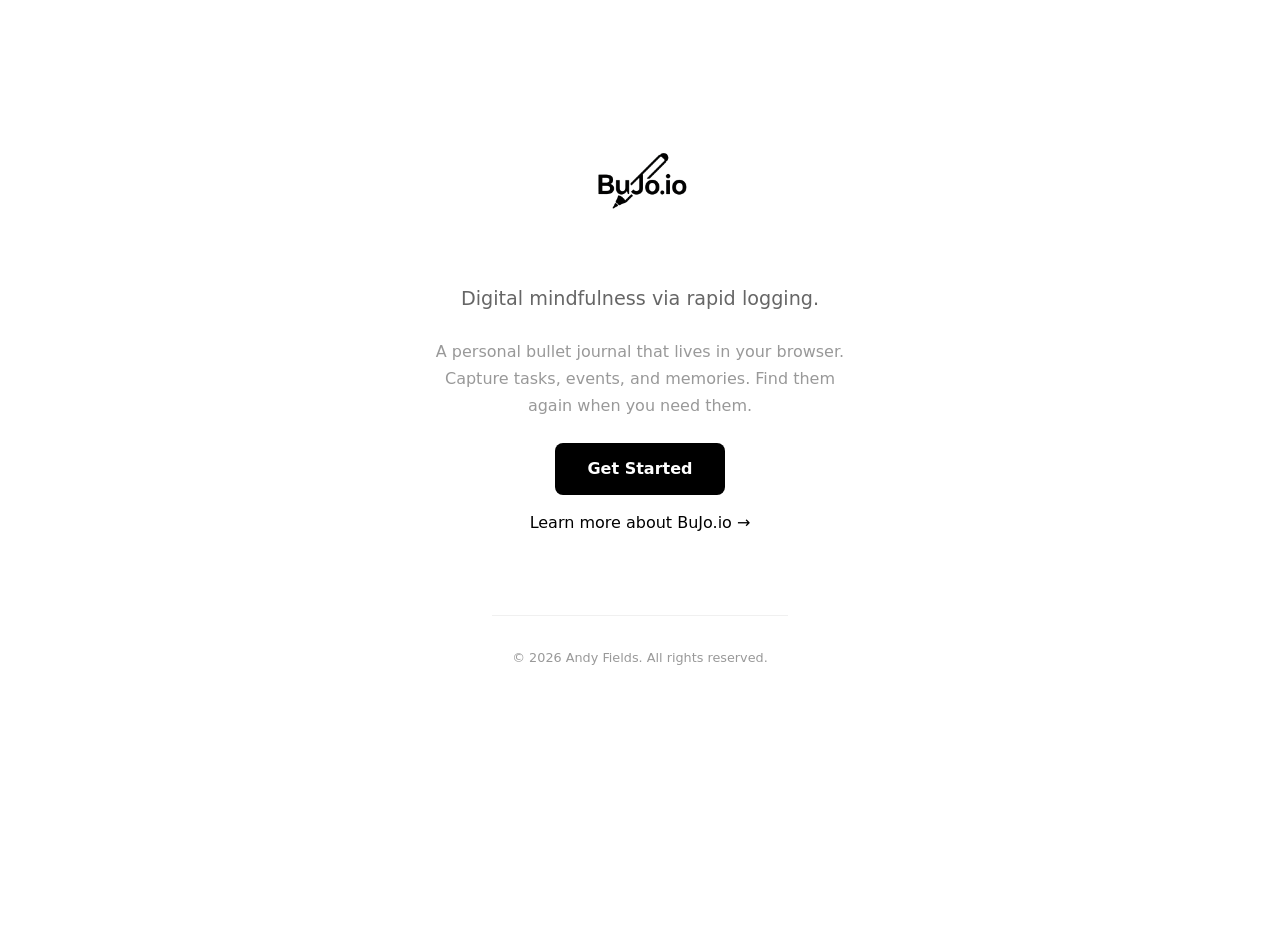
<file: index.html>
<!DOCTYPE html>
<html lang="en">
<head>
    <meta charset="UTF-8">
    <meta name="viewport" content="width=device-width, initial-scale=1.0">
    <script>
        (function() {
            try {
                const settings = JSON.parse(localStorage.getItem('bujo_user_settings'));
                if (settings && settings.visualPreference) {
                    document.documentElement.setAttribute('data-theme', settings.visualPreference);
                }
                if (settings && settings.fontSize) {
                    document.documentElement.setAttribute('data-font-size', settings.fontSize);
                }
            } catch(e) {}
        })();
    </script>
    <link rel="stylesheet" href="./css/style.css">
    <link rel="icon" type="image/png" href="./img/favicon-96x96.png" sizes="96x96" />
    <link rel="icon" type="image/svg+xml" href="./img/favicon.svg" />
    <link rel="shortcut icon" href="./img/favicon.ico" />
    <link rel="apple-touch-icon" sizes="180x180" href="./img/apple-touch-icon.png" />
    <link rel="manifest" href="./img/site.webmanifest" />
    <title>BuJo.io</title>
</head>
<body>
    <main class="main landing">
        <img src="./img/BuJoLogo.png" alt="BuJo.io Logo" class="landing-logo" id="site-logo">
        <p class="landing-tagline">Digital mindfulness via rapid logging.</p>
        <p class="landing-description">A personal bullet journal that lives in your browser. Capture tasks, events, and memories. Find them again when you need them.</p>
        <a href="#" id="start-link" class="landing-btn">Get Started</a>
        <p class="landing-about"><a href="about.html">Learn more about BuJo.io →</a></p>
        <footer class="site-footer">
            <p>&copy; 2026 Andy Fields. All rights reserved.</p>
        </footer>
    </main>
    <script src="./js/storage.js"></script>
    <script src="./js/index.js"></script>
</body>
</html>
</file>
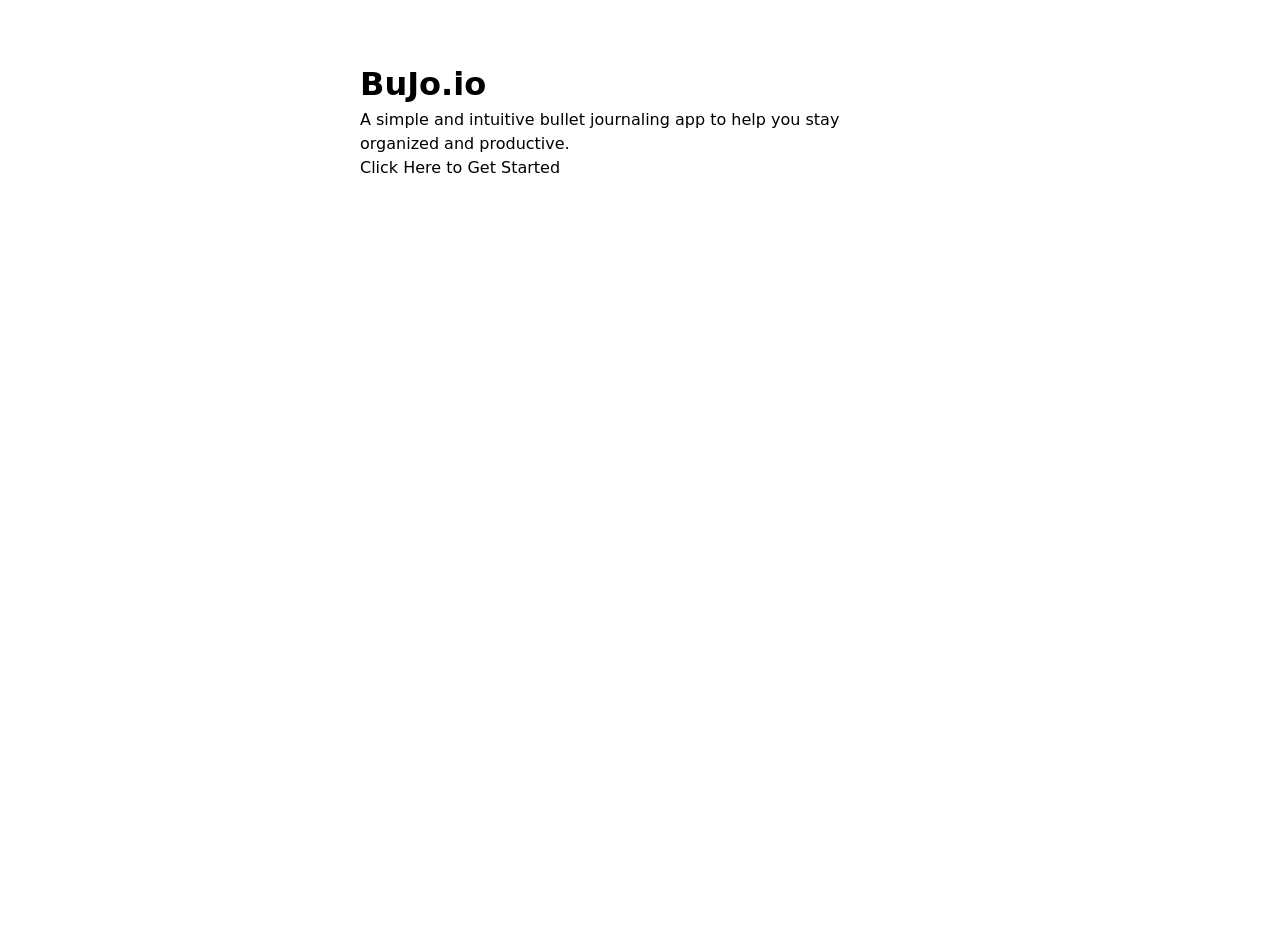
<file: public/index.html>
<!DOCTYPE html>
<html lang="en">
<head>
    <meta charset="UTF-8">
    <meta name="viewport" content="width=device-width, initial-scale=1.0">
    <link rel="stylesheet" href="./css/style.css">
    <title>BuJo.io</title>
</head>
<body>
    <main class="main">
        <h1 class="main__title">BuJo.io</h1>
        <p class="main__description">A simple and intuitive bullet journaling app to help you stay organized and productive.</p>
        <a href="/app" class="main__button">Click Here to Get Started</a>
    </main>
    
</body>
</html>
</file>
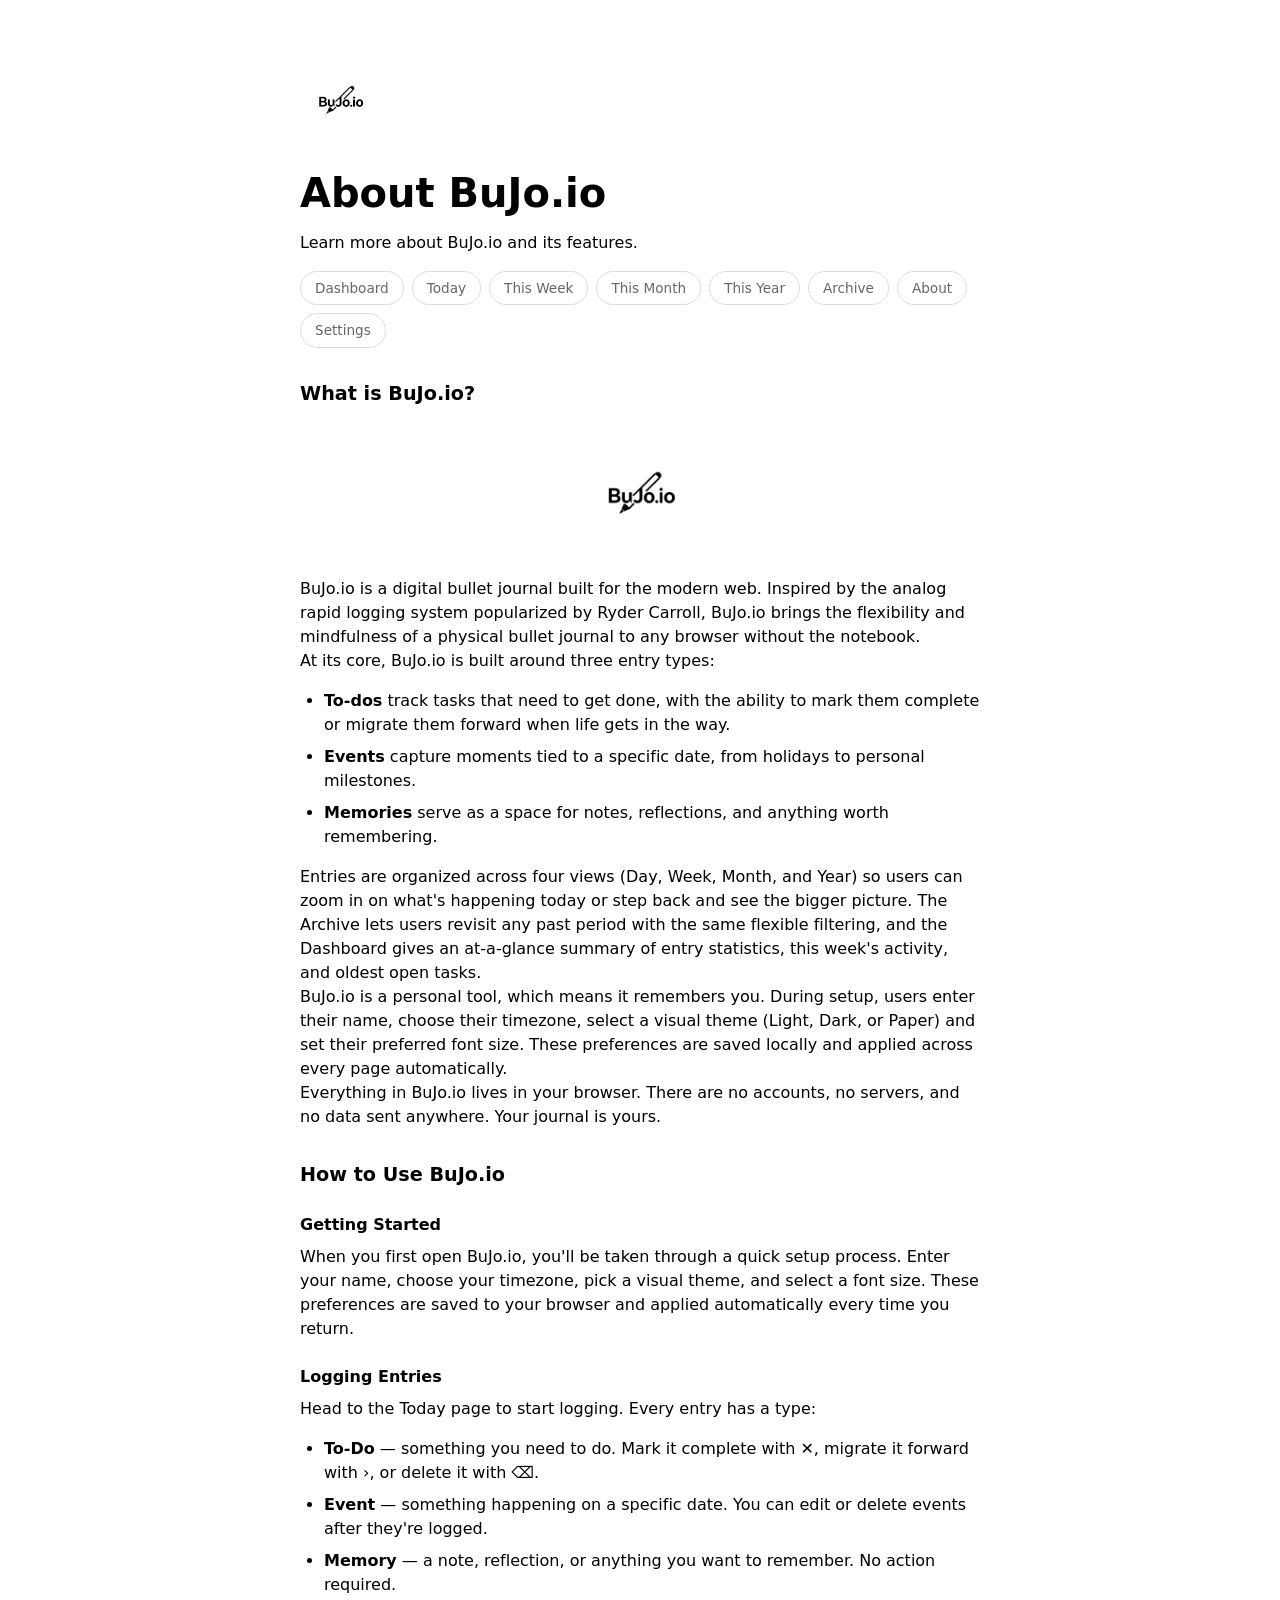
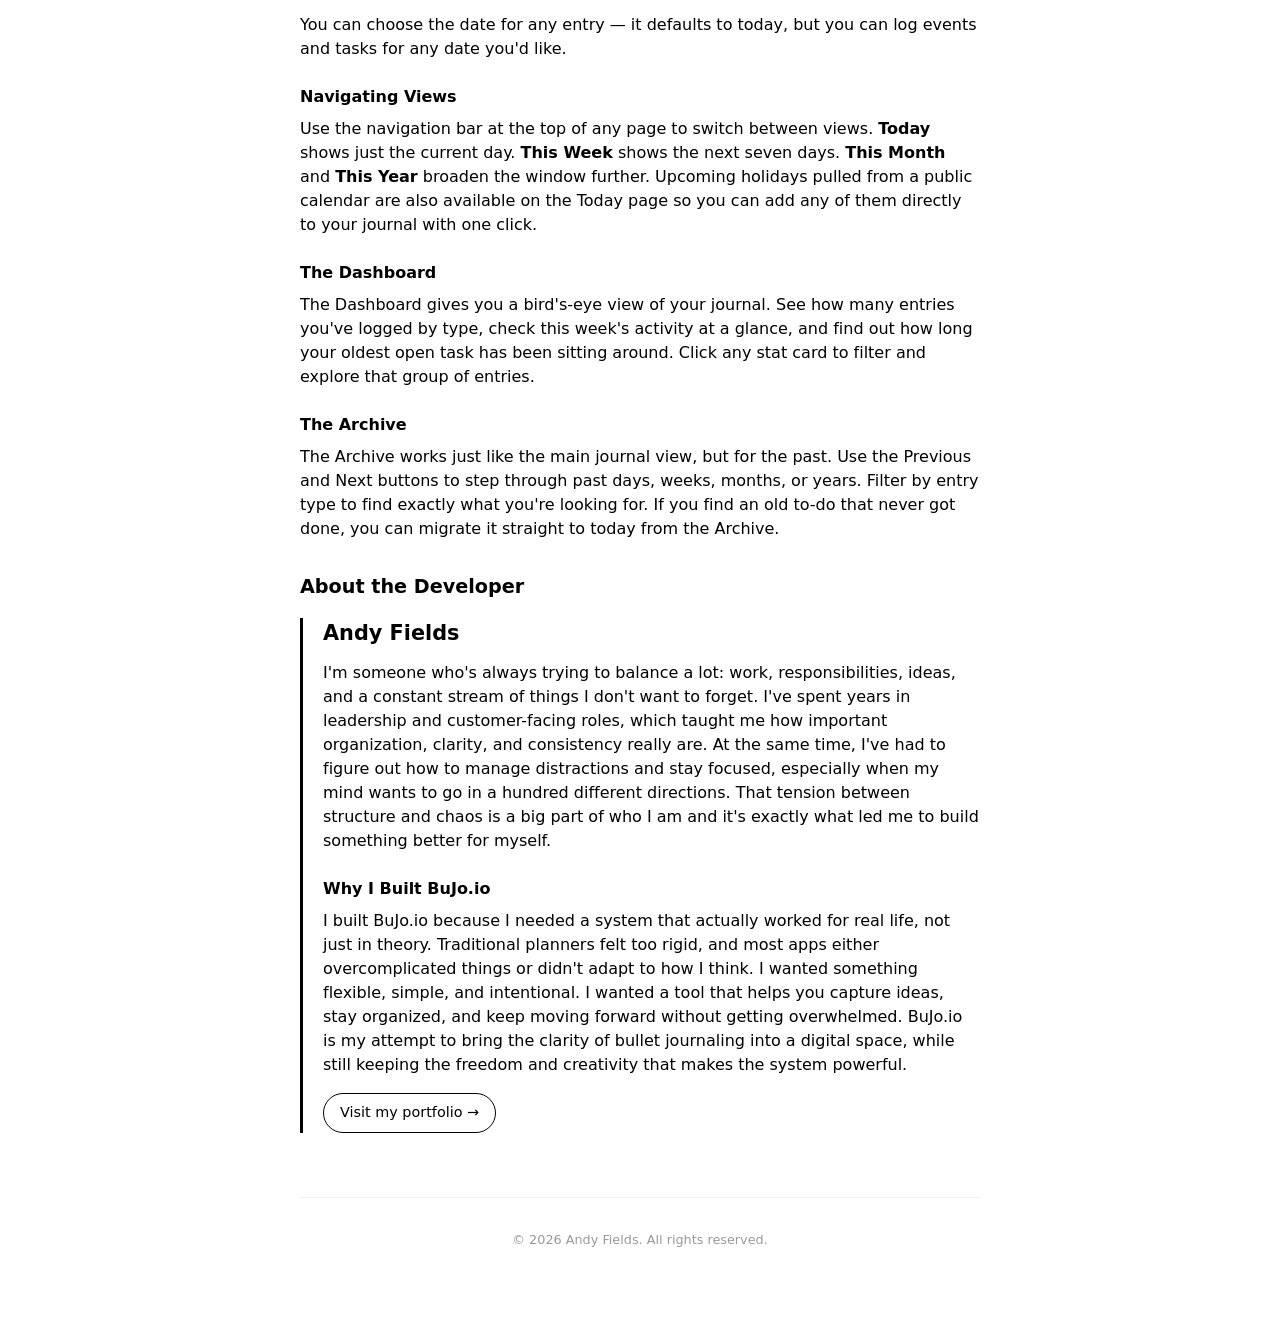
<file: about.html>
<!DOCTYPE html>
<html lang="en">
<head>
    <meta charset="UTF-8">
    <meta name="viewport" content="width=device-width, initial-scale=1.0">
    <script>
        (function() {
            try {
                const settings = JSON.parse(localStorage.getItem('bujo_user_settings'));
                if (settings && settings.visualPreference) {
                    document.documentElement.setAttribute('data-theme', settings.visualPreference);
                }
                if (settings && settings.fontSize) {
                    document.documentElement.setAttribute('data-font-size', settings.fontSize);
                }
            } catch(e) {}
        })();
    </script>
    <link rel="stylesheet" href="./css/style.css">
    <link rel="icon" type="image/png" href="./img/favicon-96x96.png" sizes="96x96" />
    <link rel="icon" type="image/svg+xml" href="./img/favicon.svg" />
    <link rel="shortcut icon" href="./img/favicon.ico" />
    <link rel="apple-touch-icon" sizes="180x180" href="./img/apple-touch-icon.png" />
    <link rel="manifest" href="./img/site.webmanifest" />
    <title>About - BuJo.io</title>
</head>
<body>
    <main class="main">
        <a href="index.html" class="site-logo-link">
            <img src="./img/BuJoLogo.png" alt="BuJo.io" class="site-logo" id="site-logo">
        </a>
        <h1 class="mainTitle">About BuJo.io</h1>
        <p class="mainDescription">Learn more about BuJo.io and its features.</p>

        <nav class="site-nav">
            <button class="nav-hamburger" id="nav-hamburger" aria-label="Toggle navigation">
                <span></span>
                <span></span>
                <span></span>
            </button>
            <div class="nav-links" id="nav-links">
                <a href="dashboard.html">Dashboard</a>
                <a href="bujo.html">Today</a>
                <a href="bujo.html?view=week">This Week</a>
                <a href="bujo.html?view=month">This Month</a>
                <a href="bujo.html?view=year">This Year</a>
                <a href="archive.html">Archive</a>
                <a href="about.html">About</a>
                <a href="setup.html">Settings</a>
            </div>
        </nav>

        <section>
            <h2 class="section-title">What is BuJo.io?</h2>
            <img src="./img/BuJoLogo.png" alt="BuJo.io Logo" class="about-logo">
            <p>BuJo.io is a digital bullet journal built for the modern web. Inspired by the analog rapid logging system popularized by Ryder Carroll, BuJo.io brings the flexibility and mindfulness of a physical bullet journal to any browser without the notebook.</p>
            <p>At its core, BuJo.io is built around three entry types:</p>
            <ul class="about-list">
                <li><strong>To-dos</strong> track tasks that need to get done, with the ability to mark them complete or migrate them forward when life gets in the way.</li>
                <li><strong>Events</strong> capture moments tied to a specific date, from holidays to personal milestones.</li>
                <li><strong>Memories</strong> serve as a space for notes, reflections, and anything worth remembering.</li>
            </ul>
            <p>Entries are organized across four views (Day, Week, Month, and Year) so users can zoom in on what's happening today or step back and see the bigger picture. The Archive lets users revisit any past period with the same flexible filtering, and the Dashboard gives an at-a-glance summary of entry statistics, this week's activity, and oldest open tasks.</p>
            <p>BuJo.io is a personal tool, which means it remembers you. During setup, users enter their name, choose their timezone, select a visual theme (Light, Dark, or Paper) and set their preferred font size. These preferences are saved locally and applied across every page automatically.</p>
            <p>Everything in BuJo.io lives in your browser. There are no accounts, no servers, and no data sent anywhere. Your journal is yours.</p>
        </section>

        <section>
            <h2 class="section-title">How to Use BuJo.io</h2>

            <h3 class="about-subheading">Getting Started</h3>
            <p>When you first open BuJo.io, you'll be taken through a quick setup process. Enter your name, choose your timezone, pick a visual theme, and select a font size. These preferences are saved to your browser and applied automatically every time you return.</p>

            <h3 class="about-subheading">Logging Entries</h3>
            <p>Head to the Today page to start logging. Every entry has a type:</p>
            <ul class="about-list">
                <li><strong>To-Do</strong> — something you need to do. Mark it complete with ✕, migrate it forward with ›, or delete it with ⌫.</li>
                <li><strong>Event</strong> — something happening on a specific date. You can edit or delete events after they're logged.</li>
                <li><strong>Memory</strong> — a note, reflection, or anything you want to remember. No action required.</li>
            </ul>
            <p>You can choose the date for any entry — it defaults to today, but you can log events and tasks for any date you'd like.</p>

            <h3 class="about-subheading">Navigating Views</h3>
            <p>Use the navigation bar at the top of any page to switch between views. <strong>Today</strong> shows just the current day. <strong>This Week</strong> shows the next seven days. <strong>This Month</strong> and <strong>This Year</strong> broaden the window further. Upcoming holidays pulled from a public calendar are also available on the Today page so you can add any of them directly to your journal with one click.</p>

            <h3 class="about-subheading">The Dashboard</h3>
            <p>The Dashboard gives you a bird's-eye view of your journal. See how many entries you've logged by type, check this week's activity at a glance, and find out how long your oldest open task has been sitting around. Click any stat card to filter and explore that group of entries.</p>

            <h3 class="about-subheading">The Archive</h3>
            <p>The Archive works just like the main journal view, but for the past. Use the Previous and Next buttons to step through past days, weeks, months, or years. Filter by entry type to find exactly what you're looking for. If you find an old to-do that never got done, you can migrate it straight to today from the Archive.</p>
        </section>

        <section>
            <h2 class="section-title">About the Developer</h2>
            <div class="about-developer">
                <h3 class="about-dev-name">Andy Fields</h3>
                <p>I'm someone who's always trying to balance a lot: work, responsibilities, ideas, and a constant stream of things I don't want to forget. I've spent years in leadership and customer-facing roles, which taught me how important organization, clarity, and consistency really are. At the same time, I've had to figure out how to manage distractions and stay focused, especially when my mind wants to go in a hundred different directions. That tension between structure and chaos is a big part of who I am and it's exactly what led me to build something better for myself.</p>
                <h3 class="about-subheading">Why I Built BuJo.io</h3>
                <p>I built BuJo.io because I needed a system that actually worked for real life, not just in theory. Traditional planners felt too rigid, and most apps either overcomplicated things or didn't adapt to how I think. I wanted something flexible, simple, and intentional. I wanted a tool that helps you capture ideas, stay organized, and keep moving forward without getting overwhelmed. BuJo.io is my attempt to bring the clarity of bullet journaling into a digital space, while still keeping the freedom and creativity that makes the system powerful.</p>
                <a href="https://gr0ogrux.github.io/" class="about-link" target="_blank">Visit my portfolio →</a>
            </div>
        </section>

        <footer class="site-footer">
            <p>&copy; 2026 Andy Fields. All rights reserved.</p>
        </footer>

    </main>
    <script src="./js/storage.js"></script>
    <script>
        window.onload = function () { 
            applyUserSettings();
            initNav();
        };
    </script>
</body>
</html>
</file>
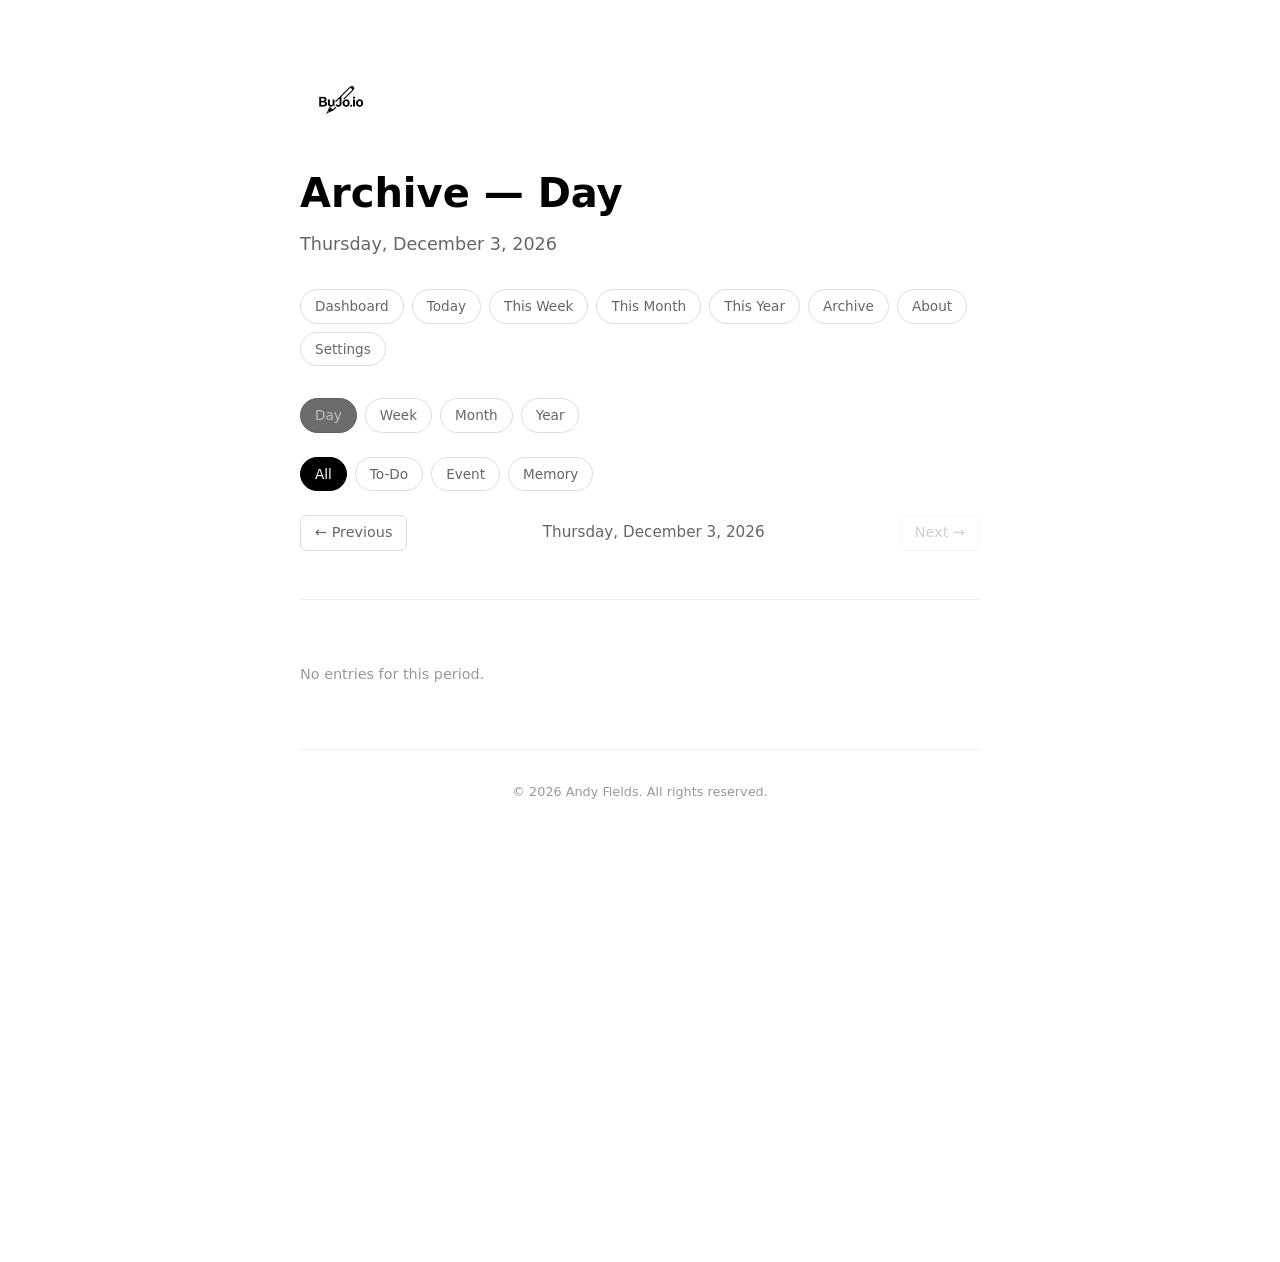
<file: archive.html>
<!DOCTYPE html>
<html lang="en">
<head>
    <meta charset="UTF-8">
    <meta name="viewport" content="width=device-width, initial-scale=1.0">
    <script>
        (function() {
            try {
                const settings = JSON.parse(localStorage.getItem('bujo_user_settings'));
                if (settings && settings.visualPreference) {
                    document.documentElement.setAttribute('data-theme', settings.visualPreference);
                }
                if (settings && settings.fontSize) {
                    document.documentElement.setAttribute('data-font-size', settings.fontSize);
                }
            } catch(e) {}
        })();
    </script>
    <link rel="stylesheet" href="./css/style.css">
    <link rel="icon" type="image/png" href="./img/favicon-96x96.png" sizes="96x96" />
    <link rel="icon" type="image/svg+xml" href="./img/favicon.svg" />
    <link rel="shortcut icon" href="./img/favicon.ico" />
    <link rel="apple-touch-icon" sizes="180x180" href="./img/apple-touch-icon.png" />
    <link rel="manifest" href="./img/site.webmanifest" />
    <title>Archive - BuJo.io</title>
</head>
<body>
    <main class="main">
        <a href="index.html" class="site-logo-link">
            <img src="./img/BuJoLogo.png" alt="BuJo.io" class="site-logo" id="site-logo">
        </a>
        <h1 class="mainTitle" id="archive-title">Archive</h1>
        <p class="mainDescription"><time id="current-date"></time></p>

        <nav class="site-nav">
            <button class="nav-hamburger" id="nav-hamburger" aria-label="Toggle navigation">
                <span></span>
                <span></span>
                <span></span>
            </button>
            <div class="nav-links" id="nav-links">
                <a href="dashboard.html">Dashboard</a>
                <a href="bujo.html">Today</a>
                <a href="bujo.html?view=week">This Week</a>
                <a href="bujo.html?view=month">This Month</a>
                <a href="bujo.html?view=year">This Year</a>
                <a href="archive.html">Archive</a>
                <a href="about.html">About</a>
                <a href="setup.html">Settings</a>
            </div>
        </nav>

        <nav class="view-nav">
            <a href="archive.html?offset=-1">Day</a>
            <a href="archive.html?view=week&offset=-1">Week</a>
            <a href="archive.html?view=month&offset=-1">Month</a>
            <a href="archive.html?view=year&offset=-1">Year</a>
        </nav>

        <div class="filter-bar">
            <button class="filter-btn active" data-filter="all">All</button>
            <button class="filter-btn" data-filter="todo">To-Do</button>
            <button class="filter-btn" data-filter="event">Event</button>
            <button class="filter-btn" data-filter="memory">Memory</button>
        </div>

        <div class="archive-nav">
            <button class="archive-btn" id="prev-btn">← Previous</button>
            <span class="archive-period" id="archive-period"></span>
            <button class="archive-btn" id="next-btn">Next →</button>
        </div>

        <section id="entries-list"></section>

        <footer class="site-footer">
            <p>&copy; 2026 Andy Fields. All rights reserved.</p>
        </footer>
    </main>
    <script src="./js/storage.js"></script>
    <script src="./js/archive.js"></script>
</body>
</html>
</file>
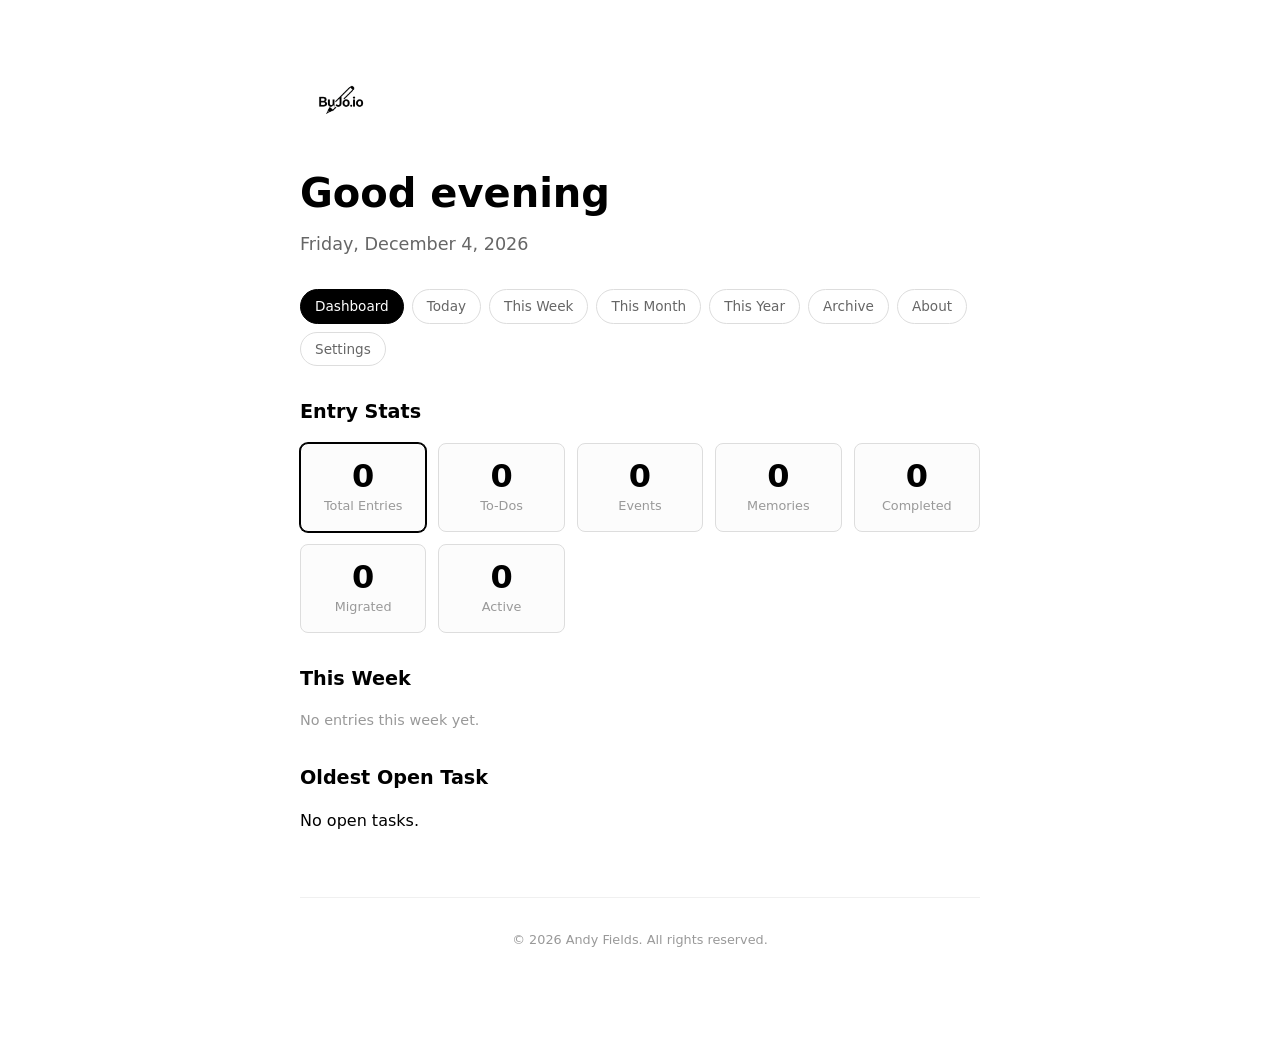
<file: dashboard.html>
<!DOCTYPE html>
<html lang="en">
<head>
  <meta charset="UTF-8">
    <meta name="viewport" content="width=device-width, initial-scale=1.0">
    <script>
        (function() {
            try {
                const settings = JSON.parse(localStorage.getItem('bujo_user_settings'));
                if (settings && settings.visualPreference) {
                    document.documentElement.setAttribute('data-theme', settings.visualPreference);
                }
                if (settings && settings.fontSize) {
                    document.documentElement.setAttribute('data-font-size', settings.fontSize);
                }
            } catch(e) {}
        })();
    </script>
    <link rel="stylesheet" href="./css/style.css">
    <link rel="icon" type="image/png" href="./img/favicon-96x96.png" sizes="96x96" />
    <link rel="icon" type="image/svg+xml" href="./img/favicon.svg" />
    <link rel="shortcut icon" href="./img/favicon.ico" />
    <link rel="apple-touch-icon" sizes="180x180" href="./img/apple-touch-icon.png" />
    <link rel="manifest" href="./img/site.webmanifest" />
    <title>Dashboard - BuJo.io</title>
</head>
<body>
  <main class="main">
        <a href="index.html" class="site-logo-link">
            <img src="./img/BuJoLogo.png" alt="BuJo.io" class="site-logo" id="site-logo">
        </a>
        <h1 class="mainTitle" id="greeting"></h1>
        <p class="mainDescription"><time id="current-date"></time></p>

         <nav class="site-nav">
            <button class="nav-hamburger" id="nav-hamburger" aria-label="Toggle navigation">
                <span></span>
                <span></span>
                <span></span>
            </button>
            <div class="nav-links" id="nav-links">
                <a href="dashboard.html">Dashboard</a>
                <a href="bujo.html">Today</a>
                <a href="bujo.html?view=week">This Week</a>
                <a href="bujo.html?view=month">This Month</a>
                <a href="bujo.html?view=year">This Year</a>
                <a href="archive.html">Archive</a>
                <a href="about.html">About</a>
                <a href="setup.html">Settings</a>
            </div>
        </nav>

        <section id="stats-section">
            <h2 class="section-title">Entry Stats</h2>
            <div class="stats-grid" id="stats-grid"></div>
        </section>

        <section id="week-section">
            <h2 class="section-title">This Week</h2>
            <div id="week-entries"></div>
        </section>

        <section id="oldest-task-section">
            <h2 class="section-title">Oldest Open Task</h2>
            <p id="oldest-task"></p>
        </section>

        <footer class="site-footer">
            <p>&copy; 2026 Andy Fields. All rights reserved.</p>
        </footer>
        
    </main>
    <script src="./js/storage.js"></script>
    <script src="./js/dashboard.js"></script>
</body>
</html>
</file>
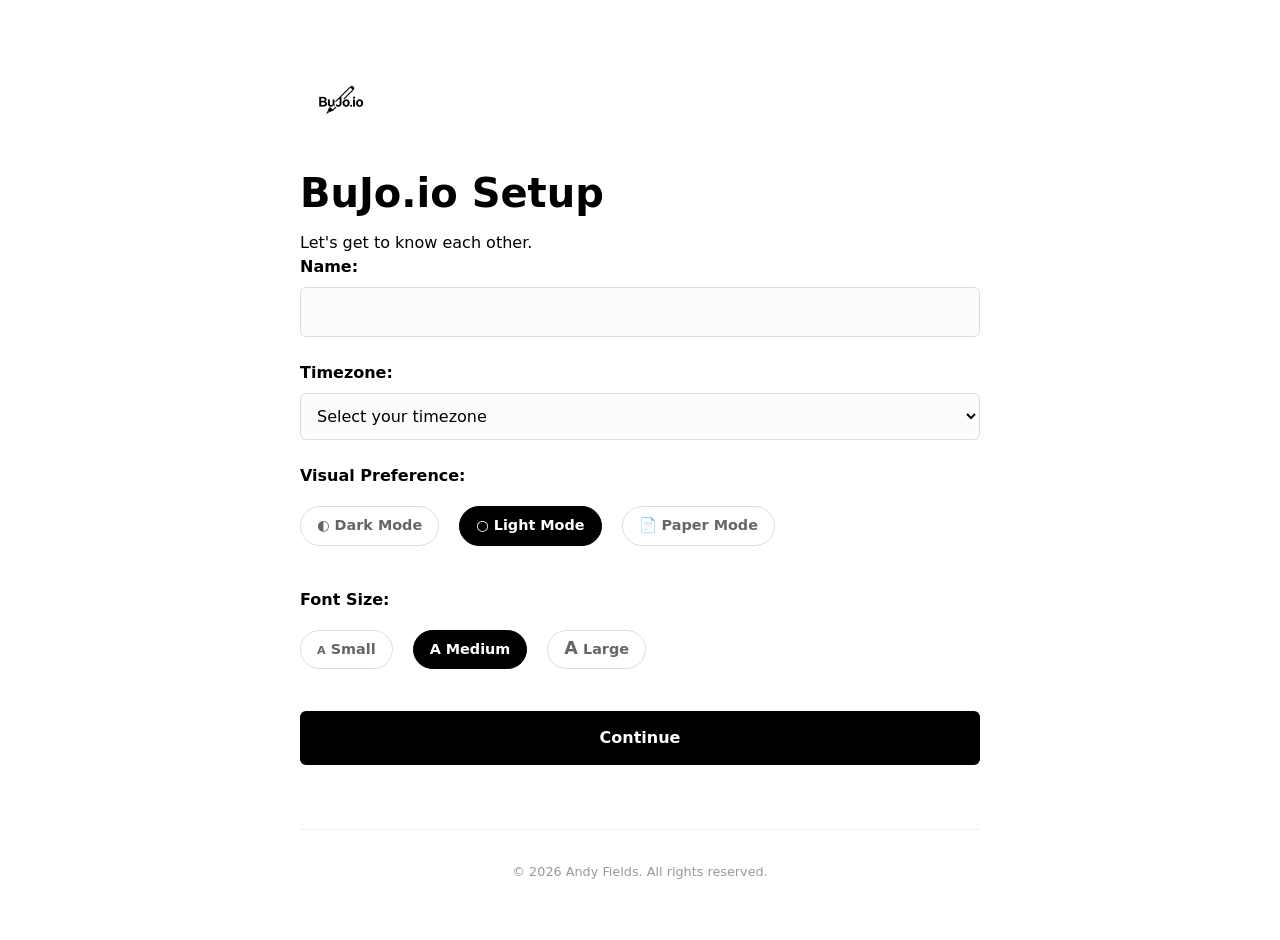
<file: setup.html>
<!DOCTYPE html>
<html lang="en">
<head>
    <meta charset="UTF-8">
    <meta name="viewport" content="width=device-width, initial-scale=1.0">
    <script>
        (function() {
            try {
                const settings = JSON.parse(localStorage.getItem('bujo_user_settings'));
                if (settings && settings.visualPreference) {
                    document.documentElement.setAttribute('data-theme', settings.visualPreference);
                }
                if (settings && settings.fontSize) {
                    document.documentElement.setAttribute('data-font-size', settings.fontSize);
                }
            } catch(e) {}
        })();
    </script>
    <link rel="stylesheet" href="./css/style.css">
    <link rel="icon" type="image/png" href="./img/favicon-96x96.png" sizes="96x96" />
    <link rel="icon" type="image/svg+xml" href="./img/favicon.svg" />
    <link rel="shortcut icon" href="./img/favicon.ico" />
    <link rel="apple-touch-icon" sizes="180x180" href="./img/apple-touch-icon.png" />
    <link rel="manifest" href="./img/site.webmanifest" />
    <title>Setup - BuJo.io</title>
</head>
<body>
    <main class="main">
        <a href="index.html" class="site-logo-link">
            <img src="./img/BuJoLogo.png" alt="BuJo.io" class="site-logo" id="site-logo">
        </a>
        <h1 class="mainTitle">BuJo.io Setup</h1>
        <p class="mainDescription">Let's get to know each other.</p>
        
        <form class="setup-form" action="#" method="post">
            <div class="form-group">
                <label for="name">Name:</label>
                <input type="text" id="name" name="name" required>
            </div>
            
            <div class="form-group">
                <label for="timezone">Timezone:</label>
                <select id="timezone" name="timezone" required>
                    <option value="">Select your timezone</option>
                    <option value="America/New_York">Eastern Time (ET)</option>
                    <option value="America/Chicago">Central Time (CT)</option>
                    <option value="America/Denver">Mountain Time (MT)</option>
                    <option value="America/Los_Angeles">Pacific Time (PT)</option>
                    <option value="Europe/London">Greenwich Mean Time (GMT)</option>
                    <option value="Europe/Paris">Central European Time (CET)</option>
                    <option value="Asia/Tokyo">Japan Standard Time (JST)</option>
                    <option value="Australia/Sydney">Australian Eastern Time (AET)</option>
                    <option value="UTC">Coordinated Universal Time (UTC)</option>
                </select>
            </div>
            
            <div class="form-group">
                <label>Visual Preference:</label>
                <div class="radio-group">
                    <input type="radio" id="dark" name="visual-preference" value="dark" required>
                    <label for="dark" class="log-type-label">
                        <span class="setup-icon">◐</span>
                        Dark Mode
                    </label>
                    <input type="radio" id="light" name="visual-preference" value="light" checked>
                    <label for="light" class="log-type-label">
                        <span class="setup-icon">○</span>
                        Light Mode
                    </label>
                    <input type="radio" id="paper" name="visual-preference" value="paper">
                    <label for="paper" class="log-type-label">
                        <span class="setup-icon">📄</span>
                        Paper Mode
                    </label>
                </div>
            </div>

            <div class="form-group">
                <label>Font Size:</label>
                <div class="radio-group">
                    <input type="radio" id="small" name="font-size" value="small" required>
                    <label for="small" class="log-type-label">
                        <span class="setup-icon setup-icon--small">A</span>
                        Small
                    </label>
                    <input type="radio" id="medium" name="font-size" value="medium" checked>
                    <label for="medium" class="log-type-label">
                        <span class="setup-icon setup-icon--medium">A</span>
                        Medium
                    </label>
                    <input type="radio" id="large" name="font-size" value="large">
                    <label for="large" class="log-type-label">
                        <span class="setup-icon setup-icon--large">A</span>
                        Large
                    </label>
                </div>
            </div>
            
            <button type="submit" class="submit-btn">Continue</button>
        </form>
        <footer class="site-footer">
            <p>&copy; 2026 Andy Fields. All rights reserved.</p>
        </footer>
    </main>
    <script src="./js/storage.js"></script>
    <script src="./js/setup.js"></script> 
</body>
</html>
</file>
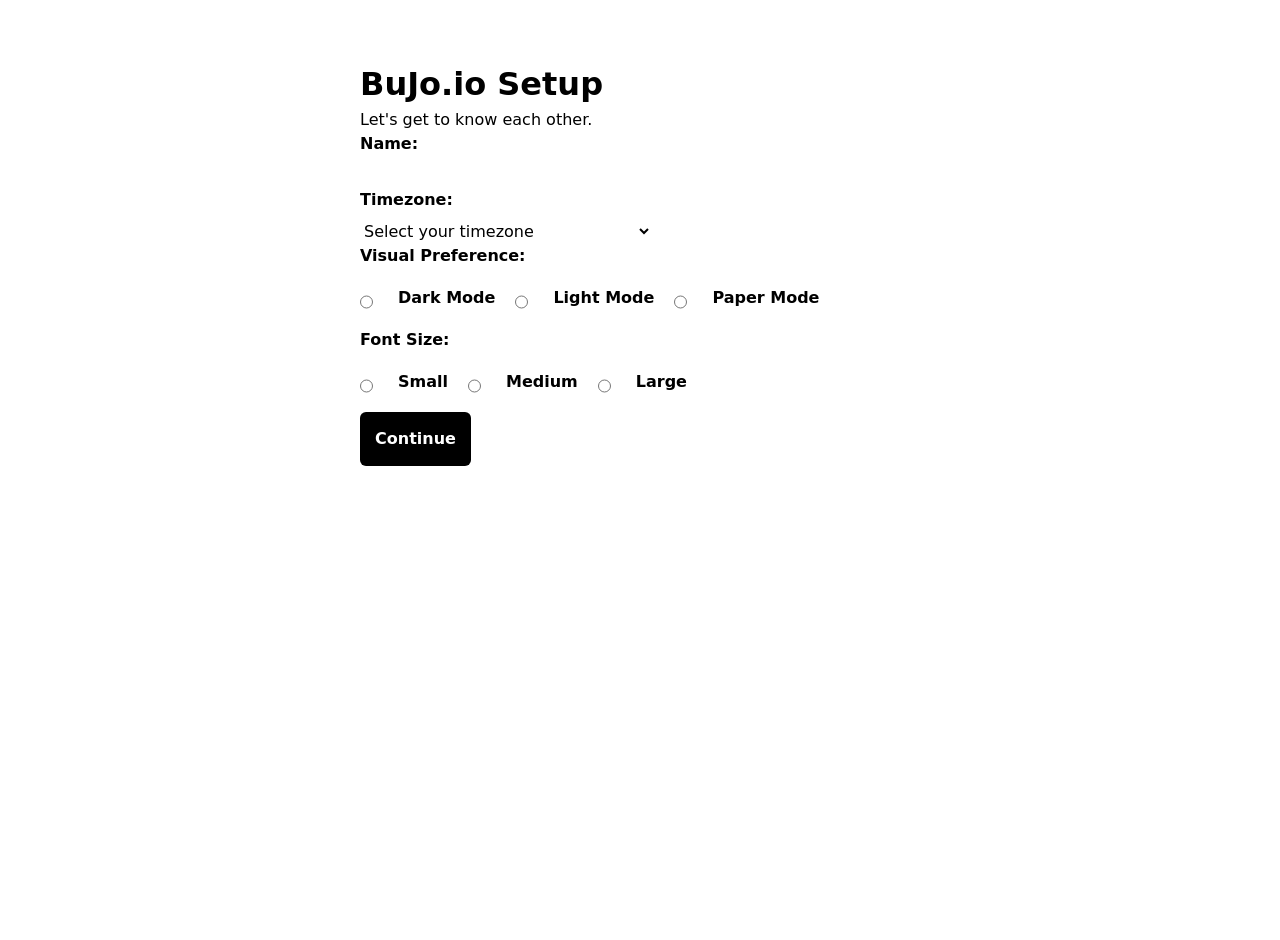
<file: public/setup.html>
<!DOCTYPE html>
<html lang="en">
<head>
    <meta charset="UTF-8">
    <meta name="viewport" content="width=device-width, initial-scale=1.0">
    <link rel="stylesheet" href="./css/style.css">
    <link rel="icon" type="image/png" href="/public/img/favicon-96x96.png" sizes="96x96" />
    <link rel="icon" type="image/svg+xml" href="/public/img/favicon.svg" />
    <link rel="shortcut icon" href="/public/img/favicon.ico" />
    <link rel="apple-touch-icon" sizes="180x180" href="/public/img/apple-touch-icon.png" />
    <link rel="manifest" href="/public/img/site.webmanifest" />
    <title>Setup - BuJo.io</title>
</head>
<body>
    <main class="main">
        <h1 class="main__title">BuJo.io Setup</h1>
        <p class="main__description">Let's get to know each other.</p>
        
        <form class="setup-form" action="#" method="post">
            <div class="form-group">
                <label for="name">Name:</label>
                <input type="text" id="name" name="name" required>
            </div>
            
            <div class="form-group">
                <label for="timezone">Timezone:</label>
                <select id="timezone" name="timezone" required>
                    <option value="">Select your timezone</option>
                    <option value="America/New_York">Eastern Time (ET)</option>
                    <option value="America/Chicago">Central Time (CT)</option>
                    <option value="America/Denver">Mountain Time (MT)</option>
                    <option value="America/Los_Angeles">Pacific Time (PT)</option>
                    <option value="Europe/London">Greenwich Mean Time (GMT)</option>
                    <option value="Europe/Paris">Central European Time (CET)</option>
                    <option value="Asia/Tokyo">Japan Standard Time (JST)</option>
                    <option value="Australia/Sydney">Australian Eastern Time (AET)</option>
                    <option value="UTC">Coordinated Universal Time (UTC)</option>
                </select>
            </div>
            
            <div class="form-group">
                <label>Visual Preference:</label>
                <div class="radio-group">
                    <input type="radio" id="dark" name="visual-preference" value="dark" required>
                    <label for="dark">Dark Mode</label>
                    <input type="radio" id="light" name="visual-preference" value="light">
                    <label for="light">Light Mode</label>
                    <input type="radio" id="paper" name="visual-preference" value="paper">
                    <label for="paper">Paper Mode</label>
                </div>
            </div>
            
            <div class="form-group">
                <label>Font Size:</label>
                <div class="radio-group">
                    <input type="radio" id="small" name="font-size" value="small" required>
                    <label for="small">Small</label>
                    <input type="radio" id="medium" name="font-size" value="medium">
                    <label for="medium">Medium</label>
                    <input type="radio" id="large" name="font-size" value="large">
                    <label for="large">Large</label>
                </div>
            </div>
            
            <button type="submit" class="submit-btn">Continue</button>
        </form>
    </main>
    <script src="./js/index.js"></script>
    <script src="./js/setup.js"></script> 
</body>
</html>
</file>
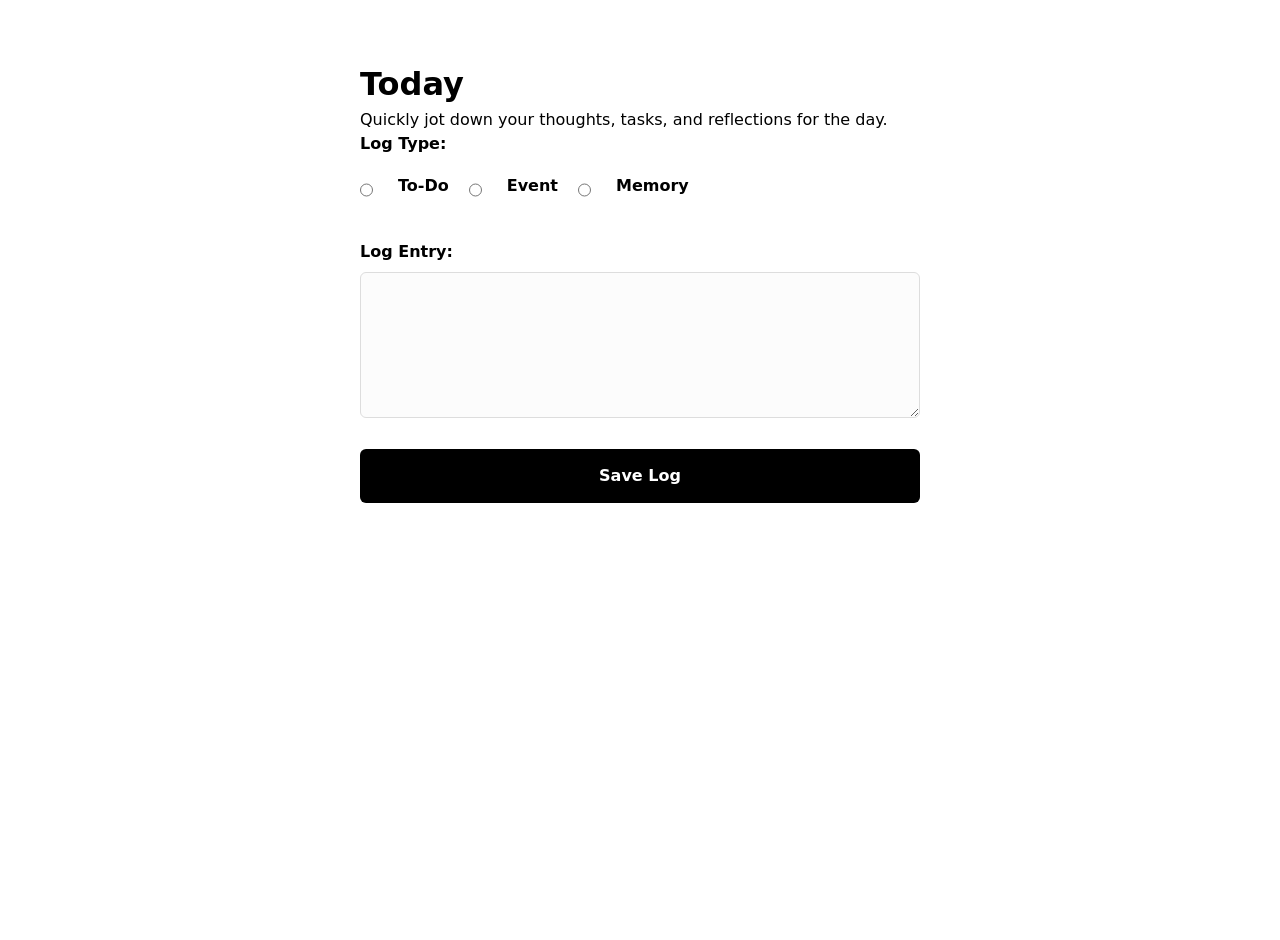
<file: public/today.html>
<!DOCTYPE html>
<html lang="en">
<head>
    <meta charset="UTF-8">
    <meta name="viewport" content="width=device-width, initial-scale=1.0">
    <link rel="stylesheet" href="./css/style.css">
    <link rel="icon" type="image/png" href="/public/img/favicon-96x96.png" sizes="96x96" />
    <link rel="icon" type="image/svg+xml" href="/public/img/favicon.svg" />
    <link rel="shortcut icon" href="/public/img/favicon.ico" />
    <link rel="apple-touch-icon" sizes="180x180" href="/public/img/apple-touch-icon.png" />
    <link rel="manifest" href="/public/img/site.webmanifest" />
    <title>Today - BuJo.io</title>
</head>
<body>
    <main class="main">
        <h1 class="main__title">Today</h1>
        <p class="main__description">Quickly jot down your thoughts, tasks, and reflections for the day.</p>
        
        <form class="log-form" action="#" method="post">
            <div class="form-group">
                <label>Log Type:</label>
                <div class="radio-group">
                    <input type="radio" id="todo" name="log-type" value="todo" required>
                    <label for="todo">To-Do</label>
                    <input type="radio" id="event" name="log-type" value="event">
                    <label for="event">Event</label>
                    <input type="radio" id="memory" name="log-type" value="memory">
                    <label for="memory">Memory</label>
                </div>
            </div>
            <div class="form-group">
                <label for="log-entry">Log Entry:</label>
                <textarea id="log-entry" name="log-entry" rows="5" required></textarea>
            </div>
            <button type="submit" class="submit-btn">Save Log</button>
        </form>
    </main>
</body>
</html>
</file>
<file: css/style.css>
@import url("./reset.css");

/* ─── Theme Variables ───────────────────────────────────────── */

:root {
    --bg-primary: #ffffff;
    --bg-secondary: #fcfcfc;
    --text-primary: #000000;
    --text-secondary: #666666;
    --text-tertiary: #999999;
    --border-color: #dddddd;
    --border-light: #f0f0f0;
    --accent: #000000;
    --accent-text: #ffffff;
}

html[data-theme="dark"] {
    --bg-primary: #1a1a1a;
    --bg-secondary: #242424;
    --text-primary: #e8e8e8;
    --text-secondary: #aaaaaa;
    --text-tertiary: #666666;
    --border-color: #333333;
    --border-light: #2a2a2a;
    --accent: #e8e8e8;
    --accent-text: #1a1a1a;
}

html[data-theme="paper"] {
    --bg-primary: #f5f0e8;
    --bg-secondary: #ede8dc;
    --text-primary: #2c2416;
    --text-secondary: #6b5d4f;
    --text-tertiary: #9c8c7e;
    --border-color: #c8b89a;
    --border-light: #ddd4c0;
    --accent: #2c2416;
    --accent-text: #f5f0e8;
}

/* ─── Font Sizes ────────────────────────────────────────────── */

html[data-font-size="small"]  { font-size: 14px; }
html[data-font-size="medium"] { font-size: 16px; }
html[data-font-size="large"]  { font-size: 18px; }

/* ─── Base ──────────────────────────────────────────────────── */

body {
    background-color: var(--bg-primary);
    color: var(--text-primary);
}

.main {
    max-width: 600px;
    margin: 40px auto;
    padding: 20px;
    background-color: var(--bg-primary);
}

.mainTitle {
    font-size: 2.5rem;
    font-weight: 800;
    margin-bottom: 0.5rem;
}

#current-date {
    color: var(--text-secondary);
    font-size: 1.1rem;
    display: block;
    margin-bottom: 2rem;
}

.hidden {
    display: none;
}

/* ─── Site Logo ──────────────────────────────────────────────── */

.site-logo-link {
    display: inline-block;
    margin-bottom: 1rem;
}

.site-logo {
    width: 80px;
    display: block;
}

[data-theme="dark"] .site-logo {
    content: url('../img/BuJoLogo-dark.png');
}

/* ─── Navigation ────────────────────────────────────────────── */

.site-nav {
    position: relative;
    margin: 1rem 0 2rem;
}

.nav-links {
    display: flex;
    gap: 8px;
    flex-wrap: wrap;
}

.nav-links a {
    padding: 6px 14px;
    border: 1px solid var(--border-color);
    border-radius: 20px;
    font-size: 0.85rem;
    color: var(--text-secondary);
    white-space: nowrap;
    transition: all 0.15s;
}

.nav-links a.active {
    background-color: var(--accent);
    color: var(--accent-text);
    border-color: var(--accent);
}

.nav-links a:hover:not(.active) {
    border-color: var(--accent);
    color: var(--accent);
}

.nav-hamburger {
    display: none;
    flex-direction: column;
    gap: 5px;
    padding: 8px;
    border: 1px solid var(--border-color);
    border-radius: 8px;
    background: none;
    cursor: pointer;
    transition: border-color 0.15s;
}

.nav-hamburger:hover {
    border-color: var(--accent);
}

.nav-hamburger span {
    display: block;
    width: 22px;
    height: 2px;
    background-color: var(--text-primary);
    border-radius: 2px;
    transition: all 0.2s;
}

.nav-hamburger.open span:nth-child(1) {
    transform: translateY(7px) rotate(45deg);
}

.nav-hamburger.open span:nth-child(2) {
    opacity: 0;
}

.nav-hamburger.open span:nth-child(3) {
    transform: translateY(-7px) rotate(-45deg);
}

/* ─── View Nav (archive sub-navigation) ─────────────────────── */

.view-nav {
    display: flex;
    gap: 8px;
    margin: 0 0 1.5rem;
    flex-wrap: wrap;
}

.view-nav a {
    padding: 6px 14px;
    border: 1px solid var(--border-color);
    border-radius: 20px;
    font-size: 0.85rem;
    color: var(--text-secondary);
    white-space: nowrap;
    transition: all 0.15s;
}

.view-nav a.active {
    background-color: var(--accent);
    color: var(--accent-text);
    border-color: var(--accent);
}

.view-nav a:hover:not(.active) {
    border-color: var(--accent);
    color: var(--accent);
}

/* ─── Form ──────────────────────────────────────────────────── */

.log-form,
.setup-form {
    display: flex;
    flex-direction: column;
    gap: 1.5rem;
}

.form-group label {
    display: block;
    font-weight: 600;
    margin-bottom: 0.5rem;
}

textarea,
input[type="text"],
input[type="date"],
input[type="datetime-local"],
select {
    width: 100%;
    padding: 12px;
    border: 1px solid var(--border-color);
    border-radius: 6px;
    background-color: var(--bg-secondary);
    color: var(--text-primary);
}

textarea:focus,
input[type="text"]:focus,
input[type="date"]:focus,
select:focus {
    border-color: var(--accent);
    background-color: var(--bg-primary);
}

.submit-btn {
    background-color: var(--accent);
    color: var(--accent-text);
    padding: 15px;
    border-radius: 6px;
    font-weight: bold;
    text-align: center;
    transition: opacity 0.2s;
    cursor: pointer;
}

.submit-btn:hover {
    opacity: 0.8;
}

/* ─── Radio / Log Type Selector ─────────────────────────────── */

.radio-group {
    display: flex;
    gap: 20px;
    padding: 10px 0;
    flex-wrap: wrap;
}

.radio-group input[type="radio"] {
    display: none;
}

.log-type-label {
    display: flex;
    align-items: center;
    gap: 8px;
    padding: 8px 16px;
    border: 1px solid var(--border-color);
    border-radius: 20px;
    cursor: pointer;
    font-size: 0.9rem;
    color: var(--text-secondary);
    transition: all 0.15s;
    user-select: none;
}

.log-type-label:hover {
    border-color: var(--accent);
    color: var(--accent);
}

input[type="radio"]:checked + .log-type-label {
    background-color: var(--accent);
    color: var(--accent-text);
    border-color: var(--accent);
}

input[type="radio"]:checked + .log-type-label .log-type-bullet--todo::before {
    background-color: var(--accent-text);
}

input[type="radio"]:checked + .log-type-label .log-type-bullet--event,
input[type="radio"]:checked + .log-type-label .log-type-bullet--memory {
    color: var(--accent-text);
}

.log-type-bullet {
    display: inline-flex;
    align-items: center;
    justify-content: center;
    width: 16px;
    font-size: 0.85rem;
}

.log-type-bullet--todo::before {
    content: '';
    display: block;
    width: 7px;
    height: 7px;
    border-radius: 50%;
    background-color: var(--text-primary);
    margin: 0 auto;
}

.log-type-bullet--event {
    font-size: 0.7rem;
    color: var(--text-primary);
}

.log-type-bullet--memory {
    font-weight: 700;
    color: var(--text-secondary);
}

.setup-icon {
    font-size: 0.9rem;
    line-height: 1;
}

.setup-icon--small  { font-size: 0.7rem; }
.setup-icon--medium { font-size: 0.9rem; }
.setup-icon--large  { font-size: 1.1rem; }

/* ─── Floating Action Button ─────────────────────────────────── */

.fab {
    display: none;
    position: fixed;
    bottom: 24px;
    right: 24px;
    width: 56px;
    height: 56px;
    border-radius: 50%;
    background-color: var(--accent);
    color: var(--accent-text);
    font-size: 2rem;
    line-height: 1;
    border: none;
    cursor: pointer;
    box-shadow: 0 4px 12px rgba(0, 0, 0, 0.2);
    transition: opacity 0.2s, transform 0.2s;
    z-index: 100;
}

.fab:hover {
    opacity: 0.85;
    transform: scale(1.05);
}

/* ─── Modal ──────────────────────────────────────────────────── */

.modal-overlay {
    display: none;
    position: fixed;
    inset: 0;
    background-color: rgba(0, 0, 0, 0.5);
    z-index: 200;
    align-items: flex-end;
    justify-content: center;
}

.modal-overlay.open {
    display: flex;
}

.modal {
    background-color: var(--bg-primary);
    width: 100%;
    max-height: 90vh;
    overflow-y: auto;
    border-radius: 16px 16px 0 0;
    padding: 20px;
}

.modal-header {
    display: flex;
    align-items: center;
    justify-content: space-between;
    margin-bottom: 1.5rem;
}

.modal-title {
    font-size: 1.2rem;
    font-weight: 700;
    color: var(--text-primary);
}

.modal-close {
    background: none;
    border: 1px solid var(--border-color);
    border-radius: 6px;
    padding: 4px 10px;
    font-size: 0.85rem;
    color: var(--text-secondary);
    cursor: pointer;
    transition: all 0.15s;
}

.modal-close:hover {
    border-color: var(--accent);
    color: var(--accent);
}

/* ─── Quill Editor ──────────────────────────────────────────── */

.ql-toolbar.ql-snow {
    border: 1px solid var(--border-color);
    border-radius: 6px 6px 0 0;
    background-color: var(--bg-secondary);
}

.ql-container.ql-snow {
    border: 1px solid var(--border-color);
    border-top: none;
    border-radius: 0 0 6px 6px;
    background-color: var(--bg-secondary);
    font-size: 1rem;
    font-family: inherit;
    color: var(--text-primary);
}

.ql-editor {
    min-height: 120px;
    line-height: 1.6;
}

.ql-editor.ql-blank::before {
    color: var(--text-tertiary);
    font-style: normal;
}

/* ─── Bullets ───────────────────────────────────────────────── */

.bullet {
    display: inline-flex;
    align-items: center;
    justify-content: center;
    width: 20px;
    font-size: 1rem;
    line-height: 1;
    flex-shrink: 0;
}

.bullet--todo::before {
    content: '';
    display: block;
    width: 7px;
    height: 7px;
    border-radius: 50%;
    background-color: var(--text-primary);
    margin: 0 auto;
}

.bullet--event {
    font-size: 0.75rem;
    color: var(--text-primary);
}

.bullet--memory {
    font-weight: 700;
    font-size: 1rem;
    color: var(--text-secondary);
}

.bullet--migrated {
    font-size: 1.3rem;
    font-weight: 700;
    color: var(--text-tertiary);
    line-height: 1;
}

/* ─── Entry Rows ────────────────────────────────────────────── */

#entries-list {
    margin-top: 3rem;
    border-top: 1px solid var(--border-light);
    padding-top: 2rem;
}

.entry-row {
    display: flex;
    align-items: flex-start;
    gap: 10px;
    padding: 10px 0;
    border-bottom: 1px solid var(--border-light);
}

.entry-row:last-child {
    border-bottom: none;
}

.entry-symbol {
    padding-top: 3px;
}

.entry-body {
    flex: 1;
    font-size: 0.95rem;
    line-height: 1.6;
    color: var(--text-primary);
}

.entry-body ul,
.entry-body ol {
    padding-left: 1.5rem;
    margin: 0.25rem 0;
}

.entry-date {
    font-size: 0.8rem;
    color: var(--text-tertiary);
    margin-left: 6px;
}

.entry-row--done .entry-body {
    text-decoration: line-through;
    opacity: 0.45;
}

.entry-row--done .bullet--todo::before {
    background-color: var(--text-tertiary);
}

.entry-row--migrated .entry-body {
    opacity: 0.5;
    font-style: italic;
}

/* ─── Entry Actions ─────────────────────────────────────────── */

.entry-actions {
    display: flex;
    gap: 4px;
    flex-shrink: 0;
    opacity: 0;
    transition: opacity 0.15s;
}

.entry-row:hover .entry-actions {
    opacity: 1;
}

.action-btn {
    background: none;
    border: 1px solid var(--border-color);
    border-radius: 4px;
    cursor: pointer;
    font-size: 0.8rem;
    padding: 3px 7px;
    color: var(--text-tertiary);
    transition: color 0.15s, border-color 0.15s, background 0.15s;
    line-height: 1;
}

.action-btn--done:hover {
    color: #e53e3e;
    border-color: #e53e3e;
    background: #fff5f5;
}

.action-btn--migrate:hover {
    color: #3182ce;
    border-color: #3182ce;
    background: #ebf8ff;
}

.action-btn--edit:hover {
    color: #805ad5;
    border-color: #805ad5;
    background: #faf5ff;
}

.action-btn--delete:hover {
    color: var(--text-secondary);
    border-color: var(--border-color);
    background: var(--bg-secondary);
}

.migrate-date-input {
    padding: 3px 6px;
    border: 1px solid var(--border-color);
    border-radius: 4px;
    font-size: 0.8rem;
    background-color: var(--bg-secondary);
    color: var(--text-primary);
    width: auto;
}

.action-btn--save:hover {
    color: #38a169;
    border-color: #38a169;
    background: #f0fff4;
}

/* ─── Inline Edit ───────────────────────────────────────────── */

.edit-input {
    width: 100%;
    padding: 4px 8px;
    border: 1px solid var(--border-color);
    border-radius: 4px;
    font-size: 0.95rem;
    margin-bottom: 4px;
    background-color: var(--bg-secondary);
    color: var(--text-primary);
}

/* ─── Holidays ──────────────────────────────────────────────── */

#holidays-toggle {
    user-select: none;
    color: var(--text-primary);
}

.holiday-card {
    border: 0.5px solid var(--border-color);
    border-radius: 8px;
    padding: 12px;
    margin-bottom: 8px;
    background-color: var(--bg-secondary);
    color: var(--text-primary);
}

.add-holiday-btn {
    font-size: 0.8rem;
    padding: 4px 10px;
    border: 1px solid var(--border-color);
    border-radius: 4px;
    cursor: pointer;
    margin-top: 6px;
    background: none;
    color: var(--text-secondary);
    transition: all 0.15s;
}

.add-holiday-btn:hover {
    border-color: var(--accent);
    color: var(--accent);
}

/* ─── Filter Bar ────────────────────────────────────────────── */

.filter-bar {
    display: flex;
    gap: 8px;
    margin-bottom: 1.5rem;
    flex-wrap: wrap;
}

.filter-btn {
    padding: 6px 14px;
    border: 1px solid var(--border-color);
    border-radius: 20px;
    font-size: 0.85rem;
    cursor: pointer;
    background: none;
    color: var(--text-secondary);
    transition: all 0.15s;
}

.filter-btn:hover {
    border-color: var(--accent);
    color: var(--accent);
}

.filter-btn.active {
    background: var(--accent);
    color: var(--accent-text);
    border-color: var(--accent);
}

/* ─── Dashboard ─────────────────────────────────────────────── */

.section-title {
    font-size: 1.2rem;
    font-weight: 700;
    margin-bottom: 1rem;
    margin-top: 2rem;
    color: var(--text-primary);
}

.stats-grid {
    display: grid;
    grid-template-columns: repeat(auto-fill, minmax(120px, 1fr));
    gap: 12px;
}

.stat-card {
    border: 1px solid var(--border-color);
    border-radius: 8px;
    padding: 16px 12px;
    text-align: center;
    display: flex;
    flex-direction: column;
    gap: 4px;
    cursor: pointer;
    transition: border-color 0.15s, box-shadow 0.15s;
    background-color: var(--bg-secondary);
}

.stat-card:hover {
    border-color: var(--text-secondary);
}

.stat-card--active {
    border-color: var(--accent);
    box-shadow: 0 0 0 1px var(--accent);
}

.stat-value {
    font-size: 2rem;
    font-weight: 800;
    line-height: 1;
    color: var(--text-primary);
}

.stat-label {
    font-size: 0.8rem;
    color: var(--text-tertiary);
}

.week-group {
    margin-bottom: 1.5rem;
}

.week-date {
    font-size: 0.95rem;
    font-weight: 600;
    color: var(--text-secondary);
    margin-bottom: 6px;
}

.week-entry {
    display: flex;
    gap: 10px;
    padding: 6px 0;
    border-bottom: 1px solid var(--border-light);
    font-size: 0.9rem;
    align-items: baseline;
}

.week-entry-actions {
    display: flex;
    gap: 4px;
    flex-shrink: 0;
    opacity: 0;
    transition: opacity 0.15s;
}

.week-entry:hover .week-entry-actions {
    opacity: 1;
}

.week-entry-type {
    font-size: 0.75rem;
    color: var(--text-tertiary);
    min-width: 24px;
    display: flex;
    align-items: center;
    justify-content: center;
}

.week-entry-body {
    flex: 1;
    color: var(--text-primary);
}

/* ─── Archive ───────────────────────────────────────────────── */

.archive-nav {
    display: flex;
    align-items: center;
    justify-content: space-between;
    margin: 1.5rem 0;
    gap: 12px;
}

.archive-btn {
    padding: 6px 14px;
    border: 1px solid var(--border-color);
    border-radius: 6px;
    font-size: 0.9rem;
    cursor: pointer;
    background: none;
    color: var(--text-secondary);
    transition: border-color 0.15s, color 0.15s;
}

.archive-btn:hover {
    border-color: var(--accent);
    color: var(--accent);
}

.archive-period {
    font-size: 0.95rem;
    color: var(--text-secondary);
    text-align: center;
    flex: 1;
}

.archive-date-heading {
    font-size: 1rem;
    font-weight: 600;
    color: var(--text-secondary);
    margin: 1.5rem 0 0.5rem;
    padding-bottom: 4px;
    border-bottom: 1px solid var(--border-light);
}

/* ─── About Page ─────────────────────────────────────────────── */

.about-logo {
    width: 120px;
    margin: 1.5rem auto;
    display: block;
}

[data-theme="dark"] .about-logo {
    content: url('../img/BuJoLogo-dark.png');
}

.about-list {
    list-style: disc;
    padding-left: 1.5rem;
    margin: 1rem 0;
    display: flex;
    flex-direction: column;
    gap: 8px;
    color: var(--text-primary);
}

.about-subheading {
    font-size: 1rem;
    font-weight: 700;
    margin: 1.5rem 0 0.5rem;
    color: var(--text-primary);
}

.about-developer {
    border-left: 3px solid var(--accent);
    padding-left: 1.25rem;
    margin-top: 1rem;
}

.about-dev-name {
    font-size: 1.3rem;
    font-weight: 800;
    margin-bottom: 0.75rem;
    color: var(--text-primary);
}

.about-link {
    display: inline-block;
    margin-top: 1rem;
    padding: 8px 16px;
    border: 1px solid var(--accent);
    border-radius: 20px;
    font-size: 0.9rem;
    color: var(--accent);
    transition: all 0.15s;
}

.about-link:hover {
    background-color: var(--accent);
    color: var(--accent-text);
}

/* ─── Landing Page ───────────────────────────────────────────── */

.landing {
    display: flex;
    flex-direction: column;
    align-items: center;
    justify-content: center;
    text-align: center;
    min-height: 80vh;
    gap: 1rem;
}

.landing-logo {
    width: 160px;
    margin-bottom: 0.5rem;
}

[data-theme="dark"] .landing-logo {
    content: url('../img/BuJoLogo-dark.png');
}

.landing-title {
    font-size: 3rem;
    font-weight: 800;
    color: var(--text-primary);
}

.landing-tagline {
    font-size: 1.2rem;
    color: var(--text-secondary);
    margin-bottom: 0.5rem;
}

.landing-description {
    font-size: 1rem;
    color: var(--text-tertiary);
    max-width: 420px;
    line-height: 1.7;
}

.landing-btn {
    display: inline-block;
    margin-top: 0.5rem;
    padding: 14px 32px;
    background-color: var(--accent);
    color: var(--accent-text);
    border-radius: 8px;
    font-size: 1rem;
    font-weight: 700;
    transition: opacity 0.2s;
}

.landing-btn:hover {
    opacity: 0.8;
}

.landing-links {
    display: flex;
    gap: 16px;
    font-size: 0.9rem;
}

.landing-links a {
    color: var(--text-tertiary);
    transition: color 0.15s;
}

.landing-links a:hover {
    color: var(--text-primary);
}

/* ─── Responsive ────────────────────────────────────────────── */

/* Desktop */
@media (min-width: 768px) {
    .main {
        max-width: 720px;
        margin: 40px auto;
        padding: 20px;
    }

    .mainTitle {
        font-size: 2.5rem;
    }

    .stats-grid {
        grid-template-columns: repeat(auto-fill, minmax(120px, 1fr));
    }

    .entry-actions {
        opacity: 0;
    }

    .entry-row:hover .entry-actions {
        opacity: 1;
    }
}

/* Mobile and tablet */
@media (max-width: 767px) {
    .main {
        max-width: 100%;
        margin: 0 auto;
        padding: 16px;
    }

    .mainTitle {
        font-size: 1.8rem;
    }

    .site-logo {
        width: 60px;
    }

    /* Navigation */
    .nav-hamburger {
        display: flex;
    }

    .nav-links {
        display: none;
        flex-direction: column;
        gap: 4px;
        margin-top: 8px;
        padding: 8px;
        border: 1px solid var(--border-color);
        border-radius: 8px;
        background-color: var(--bg-secondary);
    }

    .nav-links.open {
        display: flex;
    }

    .nav-links a {
        border-radius: 8px;
        padding: 10px 14px;
    }

    /* Forms */
    .radio-group {
        flex-wrap: wrap;
        gap: 10px;
    }

    .log-type-label {
        padding: 8px 12px;
        font-size: 0.85rem;
    }

    .ql-toolbar button {
        min-width: 28px;
        min-height: 28px;
    }

    input[type="date"] {
        font-size: 1rem;
    }

    .submit-btn {
        padding: 12px;
    }
    /* Modal and FAB on mobile */
    .fab {
        display: flex;
        align-items: center;
        justify-content: center;
    }

    .log-form {
        display: none;
    }

    .modal-form {
        display: flex;
        flex-direction: column;
        gap: 1.5rem;
    }

    /* Entries */
    .entry-actions {
        opacity: 1;
    }

    .entry-body {
        font-size: 0.9rem;
    }

    .action-btn {
        padding: 5px 9px;
        font-size: 0.85rem;
    }

    /* Dashboard */
    .stats-grid {
        grid-template-columns: repeat(auto-fill, minmax(90px, 1fr));
    }

    .stat-value {
        font-size: 1.5rem;
    }

    .stat-label {
        font-size: 0.75rem;
    }

    /* Archive */
    .archive-nav {
        flex-direction: row;
        gap: 8px;
    }

    .archive-btn {
        padding: 6px 10px;
        font-size: 0.8rem;
    }

    .archive-period {
        font-size: 0.85rem;
    }

    /* Filter bar */
    .filter-bar {
        flex-wrap: wrap;
        gap: 6px;
    }

    .filter-btn {
        padding: 5px 10px;
        font-size: 0.8rem;
    }

    /* About page */
    .about-logo {
        width: 80px;
    }

    .about-developer {
        padding-left: 0.75rem;
    }

    /* Landing page */
    .landing {
        min-height: 70vh;
        padding: 20px;
    }

    .landing-title {
        font-size: 2rem;
    }

    .landing-tagline {
        font-size: 1rem;
    }

    .landing-description {
        font-size: 0.9rem;
    }

    .landing-btn {
        padding: 12px 24px;
        font-size: 0.95rem;
    }
}

/* ─── Footer ─────────────────────────────────────────────────── */

.site-footer {
    text-align: center;
    padding: 2rem 20px;
    margin-top: 4rem;
    border-top: 1px solid var(--border-light);
    font-size: 0.8rem;
    color: var(--text-tertiary);
}
</file>
<file: public/css/style.css>
@import url("./reset.css");

.main {
    max-width: 600px;
    margin: 40px auto;
    padding: 20px;
    background-color: #ffffff;
}

.mainTitle {
    font-size: 2.5rem;
    font-weight: 800;
    margin-bottom: 0.5rem;
}

#current-date {
    color: #666;
    font-size: 1.1rem;
    display: block;
    margin-bottom: 2rem;
}

.log-form {
    display: flex;
    flex-direction: column;
    gap: 1.5rem;
}

.form-group label {
    display: block;
    font-weight: 600;
    margin-bottom: 0.5rem;
}

textarea,
input[type="date"],
input[type="datetime-local"] {
    width: 100%;
    padding: 12px;
    border: 1px solid #ddd;
    border-radius: 6px;
    background-color: #fcfcfc;
}

textarea:focus {
    border-color: #000;
    background-color: #fff;
}

.radio-group {
    display: flex;
    gap: 20px;
    padding: 10px 0;
}

.radio-group input[type="radio"] {
    appearance: auto;
    margin-right: 5px;
}

.submit-btn {
    background-color: #000;
    color: #fff;
    padding: 15px;
    border-radius: 6px;
    font-weight: bold;
    text-align: center;
    transition: opacity 0.2s;
}

.submit-btn:hover {
    opacity: 0.8;
}

#entries-list {
    margin-top: 3rem;
    border-top: 1px solid #eee;
    padding-top: 2rem;
}

/* Quill editor */

.ql-toolbar.ql-snow {
    border: 1px solid #ddd;
    border-radius: 6px 6px 0 0;
    background-color: #fafafa;
}

.ql-container.ql-snow {
    border: 1px solid #ddd;
    border-top: none;
    border-radius: 0 0 6px 6px;
    background-color: #fcfcfc;
    font-size: 1rem;
    font-family: inherit;
}

.ql-editor {
    min-height: 120px;
    line-height: 1.6;
}

.ql-editor.ql-blank::before {
    color: #aaa;
    font-style: normal;
}

.bullet {
    display: inline-flex;
    align-items: center;
    justify-content: center;
    width: 20px;
    font-size: 1rem;
    line-height: 1;
    flex-shrink: 0;
}

.bullet--todo::before {
    content: '';
    display: block;
    width: 7px;
    height: 7px;
    border-radius: 50%;
    background-color: #222;
    margin: 0 auto;
}

.bullet--event {
    font-size: 0.75rem;
    color: #222;
}

.bullet--memory {
    font-weight: 700;
    font-size: 1rem;
    color: #555;
}

.bullet--migrated {
    font-size: 1.3rem;
    font-weight: 700;
    color: #666;
    line-height: 1;
}


.entry-row {
    display: flex;
    align-items: flex-start;
    gap: 10px;
    padding: 10px 0;
    border-bottom: 1px solid #f0f0f0;
}

.entry-row:last-child {
    border-bottom: none;
}

.entry-symbol {
    padding-top: 3px;
}

.entry-body {
    flex: 1;
    font-size: 0.95rem;
    line-height: 1.6;
}

.entry-body ul,
.entry-body ol {
    padding-left: 1.5rem;
    margin: 0.25rem 0;
}

.entry-row--done .entry-body {
    text-decoration: line-through;
    opacity: 0.45;
}

.entry-row--done .bullet--todo::before {
    background-color: #999;
}

.entry-row--migrated .entry-body {
    opacity: 0.5;
    font-style: italic;
}


.entry-actions {
    display: flex;
    gap: 4px;
    flex-shrink: 0;
    opacity: 0;
    transition: opacity 0.15s;
}

.entry-row:hover .entry-actions {
    opacity: 1;
}

.action-btn {
    background: none;
    border: 1px solid #e0e0e0;
    border-radius: 4px;
    cursor: pointer;
    font-size: 0.8rem;
    padding: 3px 7px;
    color: #888;
    transition: color 0.15s, border-color 0.15s, background 0.15s;
    line-height: 1;
}

.action-btn--done:hover {
    color: #e53e3e;
    border-color: #e53e3e;
    background: #fff5f5;
}

.action-btn--migrate:hover {
    color: #3182ce;
    border-color: #3182ce;
    background: #ebf8ff;
}

.action-btn--delete:hover {
    color: #555;
    border-color: #aaa;
    background: #f7f7f7;
}

.hidden {
    display: none;
}

#holidays-toggle {
    user-select: none;
}

.view-nav {
    display: flex;
    gap: 8px;
    margin-bottom: 2rem;
}

.view-nav a {
    padding: 6px 14px;
    border: 1px solid #ddd;
    border-radius: 20px;
    font-size: 0.9rem;
    color: #666;
}

.view-nav a.active {
    background-color: #000;
    color: #fff;
    border-color: #000;
}
</file>
